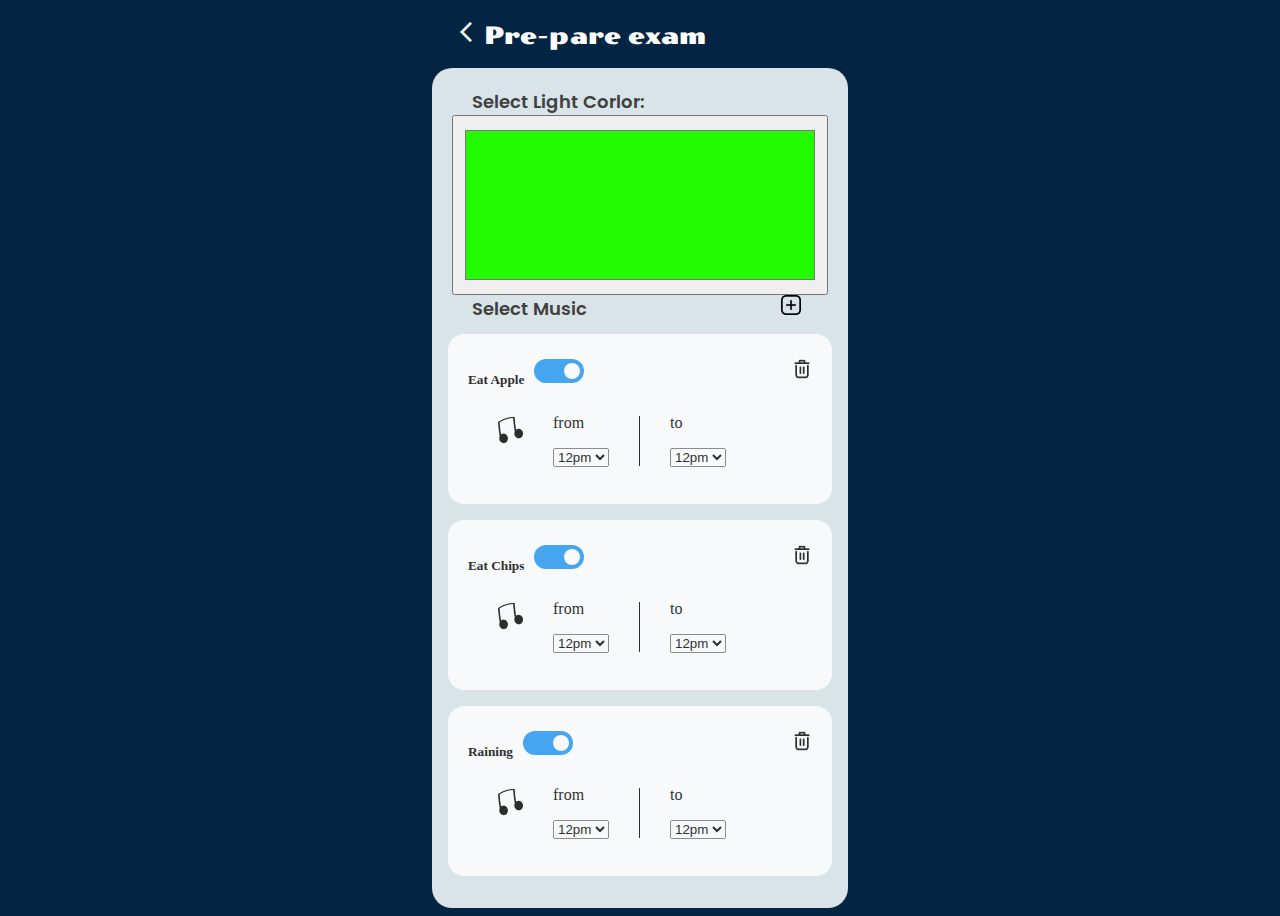
<file: preset.html>
<!DOCTYPE html>
<html>
    <meta charset="UTF-8">
    <meta name="viewport" content="width=device-width, initial-scale=1">
    <link rel="stylesheet" href="/team/css/style.css">
    <link rel="stylesheet" href="https://www.w3schools.com/w3css/3/w3.css">
    <link rel="stylesheet" href="https://fonts.googleapis.com/css2?family=Material+Symbols+Outlined:opsz,wght,FILL,GRAD@20..48,100..700,0..1,-50..200" />
    <link rel="preconnect" href="https://fonts.googleapis.com">
    <link rel="preconnect" href="https://fonts.gstatic.com" crossorigin>
    <link href="https://fonts.googleapis.com/css2?family=Poller+One&display=swap" rel="stylesheet">
    <link href="https://fonts.googleapis.com/css2?family=Roboto&display=swap" rel="stylesheet">
    <link href="https://fonts.googleapis.com/css2?family=Patua+One&display=swap" rel="stylesheet">
    <link rel="stylesheet" href="https://fonts.googleapis.com/css2?family=Material+Symbols+Outlined:opsz,wght,FILL,GRAD@24,400,0,0" />
    <link href="https://fonts.googleapis.com/css2?family=Patua+One&family=Poppins&display=swap" rel="stylesheet">

    <head>
        <title>Pre-set</title>
    </head>


    <body>
        <div class="top-title">
            <h2 class="top-titletext"><a href="/index.html"><span class="material-symbols-outlined">arrow_back_ios</span></a>Pre-pare exam</h2>
        </div>
       
        <div class="main-content">
            <div class="color-box">
                <label for="input">Select Light Corlor:</label>
                <input type="color" id="input" name="color" value="#23FC00">
                <label for="input">Select Music</label>
                <img id="addBtn" src="/team/images/more.png" alt="Icon">
            </div>

            <div class="music-box">
                <div class="ttt">
                    <h5>Eat Apple</h5>
                    <label class="switch">
                        <input type="checkbox" checked>
                        <span class="slider round"></span>
                    </label>
                    <img class="icon-images-delete" src="/team/images/delete.png" alt="Icon">  
                </div> 
                <ul class="row">
                    <li class="column">
                        <img class="music-note" src="/team/images/musical note.png" alt="icon">
                    </li>
                    <li class="column">
                        <p>from</p>
                        <select name="time" id="time">
                            <option value="volvo">12pm</option>
                            <option value="volvo">1pm</option>
                            <option value="saab">2pm</option>
                            <option value="opel">3pm</option>
                            <option value="volvo">4pm</option>
                            <option value="saab">5pm</option>
                            <option value="opel">6pm</option>
                            <option value="volvo">7pm</option>
                            <option value="saab">8pm</option>
                            <option value="opel">9pm</option>
                            <option value="volvo">10pm</option>
                            <option value="saab">11pm</option>
                            <option value="opel">12am</option>
                        </select>
                        <li>
                            <div class="vertical-line"></div>
                        </li>
                        <li class="column">
                            <p>to</p>
                            <select name="time" id="time">
                                <option value="volvo">12pm</option>
                                <option value="volvo">1pm</option>
                                <option value="saab">2pm</option>
                                <option value="opel">3pm</option>
                                <option value="volvo">4pm</option>
                                <option value="saab">5pm</option>
                                <option value="opel">6pm</option>
                                <option value="volvo">7pm</option>
                                <option value="saab">8pm</option>
                                <option value="opel">9pm</option>
                                <option value="volvo">10pm</option>
                                <option value="saab">11pm</option>
                                <option value="opel">12am</option>
                            </select>
                        </li>
                </ul>
            </div>

            <div class="music-box">
                <div class="ttt">
                    <h5>Eat Chips</h5>
                    <label class="switch">
                        <input type="checkbox" checked>
                        <span class="slider round"></span>
                    </label>
                    <img class="icon-images-delete" src="/team/images/delete.png" alt="Icon">  
                </div> 
                <ul class="row">
                    <li class="column">
                        <img class="music-note" src="/team/images/musical note.png" alt="icon">
                    </li>
                    <li class="column">
                        <p>from</p>
                        <select name="time" id="time">
                            <option value="volvo">12pm</option>
                            <option value="volvo">1pm</option>
                            <option value="saab">2pm</option>
                            <option value="opel">3pm</option>
                            <option value="volvo">4pm</option>
                            <option value="saab">5pm</option>
                            <option value="opel">6pm</option>
                            <option value="volvo">7pm</option>
                            <option value="saab">8pm</option>
                            <option value="opel">9pm</option>
                            <option value="volvo">10pm</option>
                            <option value="saab">11pm</option>
                            <option value="opel">12am</option>
                        </select>
                        <li>
                            <div class="vertical-line"></div>
                        </li>
                        <li class="column">
                            <p>to</p>
                            <select name="time" id="time">
                                <option value="volvo">12pm</option>
                                <option value="volvo">1pm</option>
                                <option value="saab">2pm</option>
                                <option value="opel">3pm</option>
                                <option value="volvo">4pm</option>
                                <option value="saab">5pm</option>
                                <option value="opel">6pm</option>
                                <option value="volvo">7pm</option>
                                <option value="saab">8pm</option>
                                <option value="opel">9pm</option>
                                <option value="volvo">10pm</option>
                                <option value="saab">11pm</option>
                                <option value="opel">12am</option>
                            </select>
                        </li>
                </ul>
            </div>
         
            <div class="music-box">
                <div class="ttt">
                    <h5>Raining</h5>
                    <label class="switch">
                        <input type="checkbox" checked>
                        <span class="slider round"></span>
                    </label>
                    <img class="icon-images-delete" src="/team/images/delete.png" alt="Icon">  
                </div>
                <ul class="row">
                    <li class="column">
                        <img class="music-note" src="/team/images/musical note.png" alt="icon">
                    </li>
                    <li class="column">
                        <p>from</p>
                        <select name="time" id="time">
                            <option value="volvo">12pm</option>
                            <option value="volvo">1pm</option>
                            <option value="saab">2pm</option>
                            <option value="opel">3pm</option>
                            <option value="volvo">4pm</option>
                            <option value="saab">5pm</option>
                            <option value="opel">6pm</option>
                            <option value="volvo">7pm</option>
                            <option value="saab">8pm</option>
                            <option value="opel">9pm</option>
                            <option value="volvo">10pm</option>
                            <option value="saab">11pm</option>
                            <option value="opel">12am</option>
                        </select>
                    </li>
                    <li>
                        <div class="vertical-line"></div>
                    </li>
                    <li class="column">
                        <p>to</p>
                        <select name="time" id="time">
                            <option value="volvo">12pm</option>
                            <option value="volvo">1pm</option>
                            <option value="saab">2pm</option>
                            <option value="opel">3pm</option>
                            <option value="volvo">4pm</option>
                            <option value="saab">5pm</option>
                            <option value="opel">6pm</option>
                            <option value="volvo">7pm</option>
                            <option value="saab">8pm</option>
                            <option value="opel">9pm</option>
                            <option value="volvo">10pm</option>
                            <option value="saab">11pm</option>
                            <option value="opel">12am</option>
                    </li>
                </ul>
            </div>
        </div>
       
        <script src="/team/js/main.js"></script>
    </body>
</html>
</file>
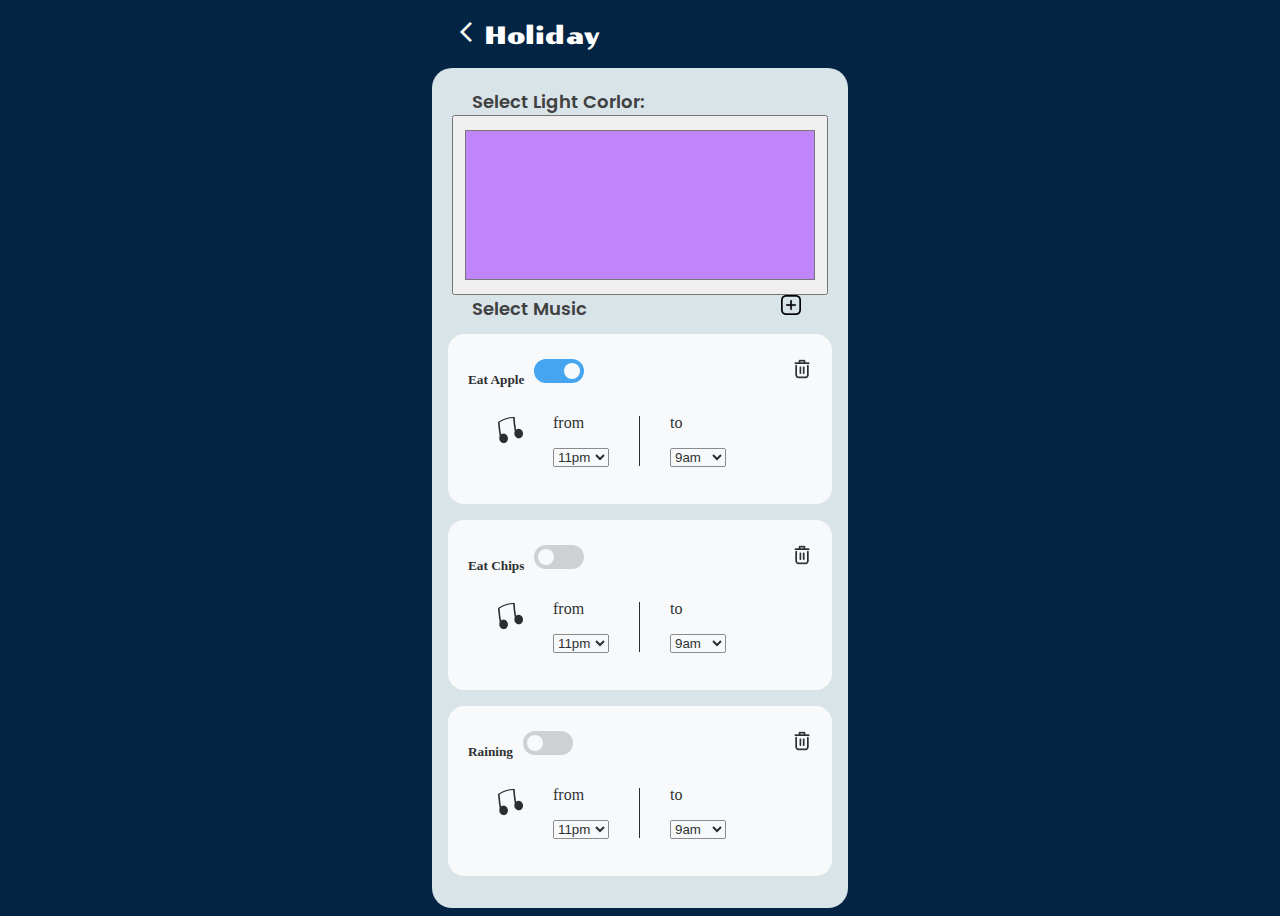
<file: preset2.html>
<!DOCTYPE html>
<html>
    <meta charset="UTF-8">
    <meta name="viewport" content="width=device-width, initial-scale=1">
    <link rel="stylesheet" href="/team/css/style.css">
    <link rel="stylesheet" href="https://www.w3schools.com/w3css/3/w3.css">
    <link rel="stylesheet" href="https://fonts.googleapis.com/css2?family=Material+Symbols+Outlined:opsz,wght,FILL,GRAD@20..48,100..700,0..1,-50..200" />
    <link rel="preconnect" href="https://fonts.googleapis.com">
    <link rel="preconnect" href="https://fonts.gstatic.com" crossorigin>
    <link href="https://fonts.googleapis.com/css2?family=Poller+One&display=swap" rel="stylesheet">
    <link href="https://fonts.googleapis.com/css2?family=Roboto&display=swap" rel="stylesheet">
    <link href="https://fonts.googleapis.com/css2?family=Patua+One&display=swap" rel="stylesheet">
    <link rel="stylesheet" href="https://fonts.googleapis.com/css2?family=Material+Symbols+Outlined:opsz,wght,FILL,GRAD@24,400,0,0" />
    <link href="https://fonts.googleapis.com/css2?family=Patua+One&family=Poppins&display=swap" rel="stylesheet">

    <head>
        <title>Pre-set</title>
    </head>


    <body>
        <div class="top-title">
            <h2 class="top-titletext"><a href="/index.html"><span class="material-symbols-outlined">arrow_back_ios</span></a>Holiday</h2>
        </div>
       
        <div class="main-content">
            <div class="color-box">
                <label for="input">Select Light Corlor:</label>
                <input type="color" id="input" name="color" value="#C085FB">
                <label for="input">Select Music</label>
                <img id="addBtn" src="/team/images/more.png" alt="Icon">
            </div>

            <div class="music-box">
                <div class="ttt">
                    <h5>Eat Apple</h5>
                    <label class="switch">
                        <input type="checkbox" checked>
                        <span class="slider round"></span>
                    </label>
                    <img class="icon-images-delete" src="/team/images/delete.png" alt="Icon">  
                </div> 
                <ul class="row">
                    <li class="column">
                        <img class="music-note" src="/team/images/musical note.png" alt="icon">
                    </li>
                    <li class="column">
                        <p>from</p>
                        <select name="time" id="time">
                            <option value="volvo">1pm</option>
                            <option value="saab">2pm</option>
                            <option value="opel">3pm</option>
                            <option value="volvo">4pm</option>
                            <option value="saab">5pm</option>
                            <option value="opel">6pm</option>
                            <option value="volvo">7pm</option>
                            <option value="saab">8pm</option>
                            <option value="opel">9pm</option>
                            <option value="volvo">10pm</option>
                            <option value="saab" selected>11pm</option>
                            <option value="saab">12am</option>
                            <option value="opel">1am</option>
                            <option value="opel">2am</option>
                            <option value="opel">3am</option>
                        </select>
                        <li>
                            <div class="vertical-line"></div>
                        </li>
                        <li class="column">
                            <p>to</p>
                            <select name="time" id="time">
                                <option value="volvo">12am</option>
                                <option value="volvo">1am</option>
                                <option value="saab">2am</option>
                                <option value="opel">3am</option>
                                <option value="volvo">4am</option>
                                <option value="saab">5am</option>
                                <option value="opel">6am</option>
                                <option value="volvo">7am</option>
                                <option value="saab">8am</option>
                                <option value="opel" selected>9am</option>
                                <option value="volvo">10am</option>
                                <option value="saab">11am</option>
                            </select>
                        </li>
                </ul>
            </div>

            <div class="music-box">
                <div class="ttt">
                    <h5>Eat Chips</h5>
                    <label class="switch">
                        <input type="checkbox">
                        <span class="slider round"></span>
                    </label>
                    <img class="icon-images-delete" src="/team/images/delete.png" alt="Icon">  
                </div> 
                <ul class="row">
                    <li class="column">
                        <img class="music-note" src="/team/images/musical note.png" alt="icon">
                    </li>
                    <li class="column">
                        <p>from</p>
                        <select name="time" id="time">
                            <option value="volvo">1pm</option>
                            <option value="saab">2pm</option>
                            <option value="opel">3pm</option>
                            <option value="volvo">4pm</option>
                            <option value="saab">5pm</option>
                            <option value="opel">6pm</option>
                            <option value="volvo">7pm</option>
                            <option value="saab">8pm</option>
                            <option value="opel">9pm</option>
                            <option value="volvo">10pm</option>
                            <option value="saab" selected>11pm</option>
                            <option value="saab">12am</option>
                            <option value="opel">1am</option>
                            <option value="opel">2am</option>
                            <option value="opel">3am</option>
                        </select>
                        <li>
                            <div class="vertical-line"></div>
                        </li>
                        <li class="column">
                            <p>to</p>
                            <select name="time" id="time">
                                <option value="volvo">12am</option>
                                <option value="volvo">1am</option>
                                <option value="saab">2am</option>
                                <option value="opel">3am</option>
                                <option value="volvo">4am</option>
                                <option value="saab">5am</option>
                                <option value="opel">6am</option>
                                <option value="volvo">7am</option>
                                <option value="saab">8am</option>
                                <option value="opel" selected>9am</option>
                                <option value="volvo">10am</option>
                                <option value="saab">11am</option>
                            </select>
                        </li>
                </ul>
            </div>
         
            <div class="music-box">
                <div class="ttt">
                    <h5>Raining</h5>
                    <label class="switch">
                        <input type="checkbox">
                        <span class="slider round"></span>
                    </label>
                    <img class="icon-images-delete" src="/team/images/delete.png" alt="Icon">  
                </div>
                <ul class="row">
                    <li class="column">
                        <img class="music-note" src="/team/images/musical note.png" alt="icon">
                    </li>
                    <li class="column">
                        <p>from</p>
                        <select name="time" id="time">
                            <option value="volvo">1pm</option>
                            <option value="saab">2pm</option>
                            <option value="opel">3pm</option>
                            <option value="volvo">4pm</option>
                            <option value="saab">5pm</option>
                            <option value="opel">6pm</option>
                            <option value="volvo">7pm</option>
                            <option value="saab">8pm</option>
                            <option value="opel">9pm</option>
                            <option value="volvo">10pm</option>
                            <option value="saab" selected>11pm</option>
                            <option value="saab">12am</option>
                            <option value="opel">1am</option>
                            <option value="opel">2am</option>
                            <option value="opel">3am</option>
                        </select>
                    </li>
                    <li>
                        <div class="vertical-line"></div>
                    </li>
                    <li class="column">
                        <p>to</p>
                        <select name="time" id="time">
                                <option value="volvo">12am</option>
                                <option value="volvo">1am</option>
                                <option value="saab">2am</option>
                                <option value="opel">3am</option>
                                <option value="volvo">4am</option>
                                <option value="saab">5am</option>
                                <option value="opel">6am</option>
                                <option value="volvo">7am</option>
                                <option value="saab">8am</option>
                                <option value="opel" selected>9am</option>
                                <option value="volvo">10am</option>
                                <option value="saab">11am</option>
                        </select>
                    </li>
                </ul>
            </div>
        </div>
       
        <script src="/team/js/main.js"></script>
    </body>
</html>
</file>
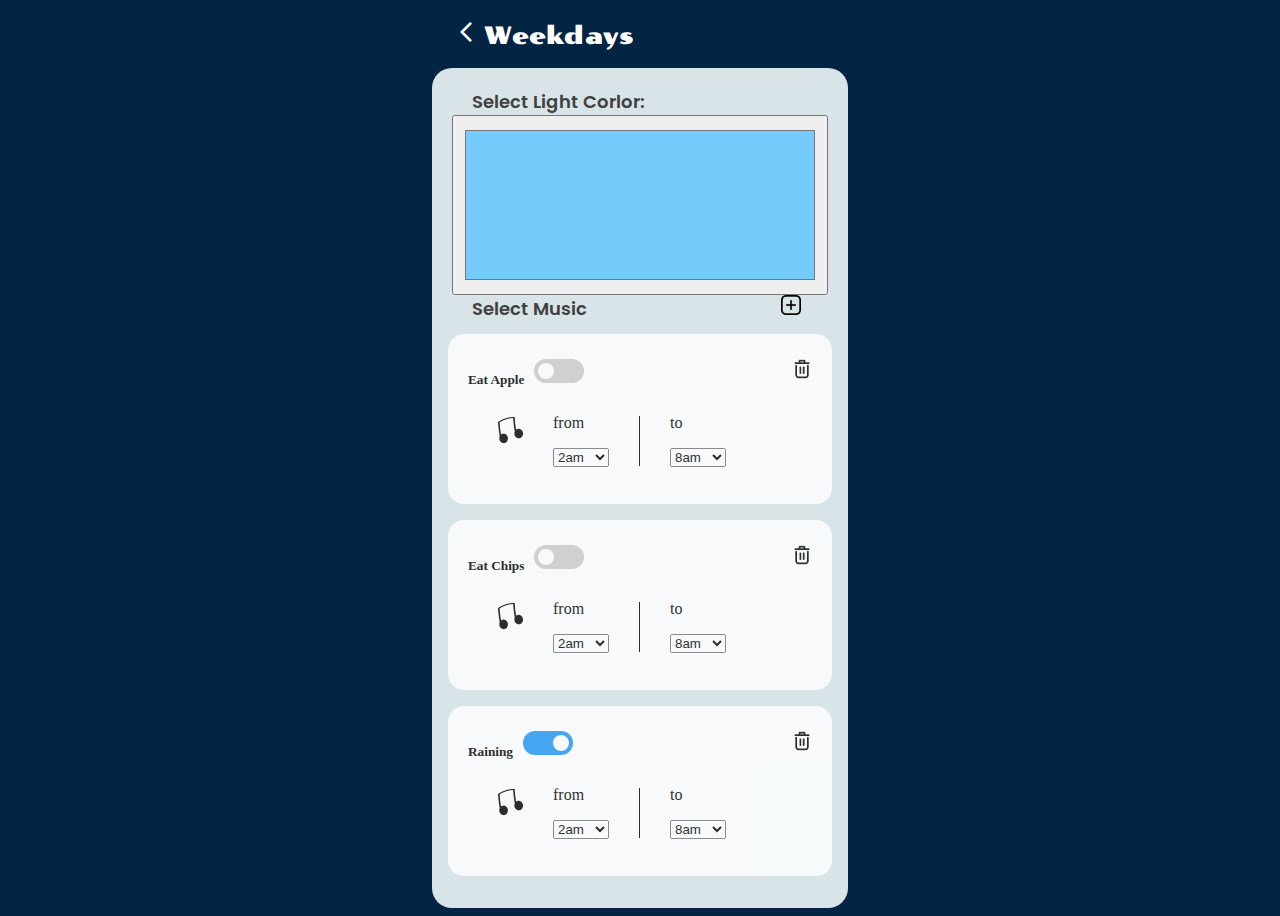
<file: preset3.html>
<!DOCTYPE html>
<html>
    <meta charset="UTF-8">
    <meta name="viewport" content="width=device-width, initial-scale=1">
    <link rel="stylesheet" href="/team/css/style.css">
    <link rel="stylesheet" href="https://www.w3schools.com/w3css/3/w3.css">
    <link rel="stylesheet" href="https://fonts.googleapis.com/css2?family=Material+Symbols+Outlined:opsz,wght,FILL,GRAD@20..48,100..700,0..1,-50..200" />
    <link rel="preconnect" href="https://fonts.googleapis.com">
    <link rel="preconnect" href="https://fonts.gstatic.com" crossorigin>
    <link href="https://fonts.googleapis.com/css2?family=Poller+One&display=swap" rel="stylesheet">
    <link href="https://fonts.googleapis.com/css2?family=Roboto&display=swap" rel="stylesheet">
    <link href="https://fonts.googleapis.com/css2?family=Patua+One&display=swap" rel="stylesheet">
    <link rel="stylesheet" href="https://fonts.googleapis.com/css2?family=Material+Symbols+Outlined:opsz,wght,FILL,GRAD@24,400,0,0" />
    <link href="https://fonts.googleapis.com/css2?family=Patua+One&family=Poppins&display=swap" rel="stylesheet">

    <head>
        <title>Pre-set</title>
    </head>


    <body>
        <div class="top-title">
            <h2 class="top-titletext"><a href="/index.html"><span class="material-symbols-outlined">arrow_back_ios</span></a>Weekdays</h2>
        </div>
       
        <div class="main-content">
            <div class="color-box">
                <label for="input">Select Light Corlor:</label>
                <input type="color" id="input" name="color" value="#75CBFB">
                <label for="input">Select Music</label>
                <img id="addBtn" src="/team/images/more.png" alt="Icon">
            </div>

            <div class="music-box">
                <div class="ttt">
                    <h5>Eat Apple</h5>
                    <label class="switch">
                        <input type="checkbox">
                        <span class="slider round"></span>
                    </label>
                    <img class="icon-images-delete" src="/team/images/delete.png" alt="Icon">  
                </div> 
                <ul class="row">
                    <li class="column">
                        <img class="music-note" src="/team/images/musical note.png" alt="icon">
                    </li>
                    <li class="column">
                        <p>from</p>
                        <select name="time" id="time">
                            <option value="volvo">1pm</option>
                            <option value="saab">2pm</option>
                            <option value="opel">3pm</option>
                            <option value="volvo">4pm</option>
                            <option value="saab">5pm</option>
                            <option value="opel">6pm</option>
                            <option value="volvo">7pm</option>
                            <option value="saab">8pm</option>
                            <option value="opel">9pm</option>
                            <option value="volvo">10pm</option>
                            <option value="saab">11pm</option>
                            <option value="saab">12am</option>
                            <option value="opel">1am</option>
                            <option value="opel" selected>2am</option>
                            <option value="opel">3am</option>
                        </select>
                        <li>
                            <div class="vertical-line"></div>
                        </li>
                        <li class="column">
                            <p>to</p>
                            <select name="time" id="time">
                                <option value="volvo">12am</option>
                                <option value="volvo">1am</option>
                                <option value="saab">2am</option>
                                <option value="opel">3am</option>
                                <option value="volvo">4am</option>
                                <option value="saab">5am</option>
                                <option value="opel">6am</option>
                                <option value="volvo">7am</option>
                                <option value="saab" selected>8am</option>
                                <option value="opel">9am</option>
                                <option value="volvo">10am</option>
                                <option value="saab">11am</option>
                            </select>
                        </li>
                </ul>
            </div>

            <div class="music-box">
                <div class="ttt">
                    <h5>Eat Chips</h5>
                    <label class="switch">
                        <input type="checkbox">
                        <span class="slider round"></span>
                    </label>
                    <img class="icon-images-delete" src="/team/images/delete.png" alt="Icon">  
                </div> 
                <ul class="row">
                    <li class="column">
                        <img class="music-note" src="/team/images/musical note.png" alt="icon">
                    </li>
                    <li class="column">
                        <p>from</p>
                        <select name="time" id="time">
                            <option value="volvo">1pm</option>
                            <option value="saab">2pm</option>
                            <option value="opel">3pm</option>
                            <option value="volvo">4pm</option>
                            <option value="saab">5pm</option>
                            <option value="opel">6pm</option>
                            <option value="volvo">7pm</option>
                            <option value="saab">8pm</option>
                            <option value="opel">9pm</option>
                            <option value="volvo">10pm</option>
                            <option value="saab">11pm</option>
                            <option value="saab">12am</option>
                            <option value="opel">1am</option>
                            <option value="opel" selected>2am</option>
                            <option value="opel">3am</option>
                        </select>
                        <li>
                            <div class="vertical-line"></div>
                        </li>
                        <li class="column">
                            <p>to</p>
                            <select name="time" id="time">
                                <option value="volvo">12am</option>
                                <option value="volvo">1am</option>
                                <option value="saab">2am</option>
                                <option value="opel">3am</option>
                                <option value="volvo">4am</option>
                                <option value="saab">5am</option>
                                <option value="opel">6am</option>
                                <option value="volvo">7am</option>
                                <option value="saab" selected>8am</option>
                                <option value="opel">9am</option>
                                <option value="volvo">10am</option>
                                <option value="saab">11am</option>
                            </select>
                        </li>
                </ul>
            </div>
         
            <div class="music-box">
                <div class="ttt">
                    <h5>Raining</h5>
                    <label class="switch">
                        <input type="checkbox" checked>
                        <span class="slider round"></span>
                    </label>
                    <img class="icon-images-delete" src="/team/images/delete.png" alt="Icon">  
                </div>
                <ul class="row">
                    <li class="column">
                        <img class="music-note" src="/team/images/musical note.png" alt="icon">
                    </li>
                    <li class="column">
                        <p>from</p>
                        <select name="time" id="time">
                            <option value="volvo">1pm</option>
                            <option value="saab">2pm</option>
                            <option value="opel">3pm</option>
                            <option value="volvo">4pm</option>
                            <option value="saab">5pm</option>
                            <option value="opel">6pm</option>
                            <option value="volvo">7pm</option>
                            <option value="saab">8pm</option>
                            <option value="opel">9pm</option>
                            <option value="volvo">10pm</option>
                            <option value="saab">11pm</option>
                            <option value="saab">12am</option>
                            <option value="opel">1am</option>
                            <option value="opel" selected>2am</option>
                            <option value="opel">3am</option>
                        </select>
                    </li>
                    <li>
                        <div class="vertical-line"></div>
                    </li>
                    <li class="column">
                        <p>to</p>
                        <select name="time" id="time">
                            <option value="volvo">12am</option>
                            <option value="volvo">1am</option>
                            <option value="saab">2am</option>
                            <option value="opel">3am</option>
                            <option value="volvo">4am</option>
                            <option value="saab">5am</option>
                            <option value="opel">6am</option>
                            <option value="volvo">7am</option>
                            <option value="saab" selected>8am</option>
                            <option value="opel">9am</option>
                            <option value="volvo">10am</option>
                            <option value="saab">11am</option>
                        </select>
                    </li>
                </ul>
            </div>
        </div>
       
        <script src="/team/js/main.js"></script>
    </body>
</html>
</file>
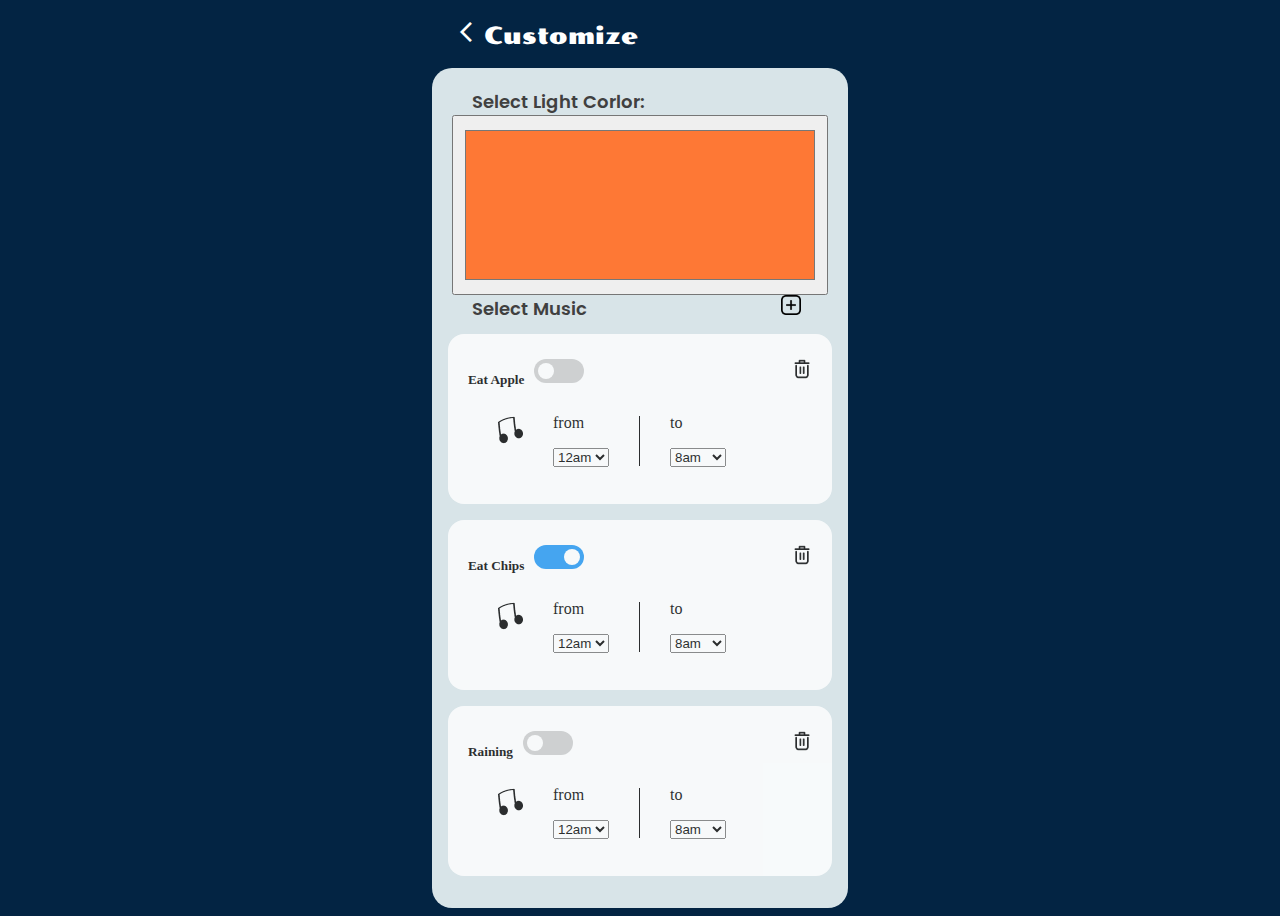
<file: preset4.html>
<!DOCTYPE html>
<html>
    <meta charset="UTF-8">
    <meta name="viewport" content="width=device-width, initial-scale=1">
    <link rel="stylesheet" href="/team/css/style.css">
    <link rel="stylesheet" href="https://www.w3schools.com/w3css/3/w3.css">
    <link rel="stylesheet" href="https://fonts.googleapis.com/css2?family=Material+Symbols+Outlined:opsz,wght,FILL,GRAD@20..48,100..700,0..1,-50..200" />
    <link rel="preconnect" href="https://fonts.googleapis.com">
    <link rel="preconnect" href="https://fonts.gstatic.com" crossorigin>
    <link href="https://fonts.googleapis.com/css2?family=Poller+One&display=swap" rel="stylesheet">
    <link href="https://fonts.googleapis.com/css2?family=Roboto&display=swap" rel="stylesheet">
    <link href="https://fonts.googleapis.com/css2?family=Patua+One&display=swap" rel="stylesheet">
    <link rel="stylesheet" href="https://fonts.googleapis.com/css2?family=Material+Symbols+Outlined:opsz,wght,FILL,GRAD@24,400,0,0" />
    <link href="https://fonts.googleapis.com/css2?family=Patua+One&family=Poppins&display=swap" rel="stylesheet">

    <head>
        <title>Pre-set</title>
    </head>


    <body>
        <div class="top-title">
            <h2 class="top-titletext"><a href="/index.html"><span class="material-symbols-outlined">arrow_back_ios</span></a>Customize</h2>
        </div>
       
        <div class="main-content">
            <div class="color-box">
                <label for="input">Select Light Corlor:</label>
                <input type="color" id="input" name="color" value="#FE7835">
                <label for="input">Select Music</label>
                <img id="addBtn" src="/team/images/more.png" alt="Icon">
            </div>

            <div class="music-box">
                <div class="ttt">
                    <h5>Eat Apple</h5>
                    <label class="switch">
                        <input type="checkbox" >
                        <span class="slider round"></span>
                    </label>
                    <img class="icon-images-delete" src="/team/images/delete.png" alt="Icon">  
                </div> 
                <ul class="row">
                    <li class="column">
                        <img class="music-note" src="/team/images/musical note.png" alt="icon">
                    </li>
                    <li class="column">
                        <p>from</p>
                        <select name="time" id="time">
                            <option value="volvo">1pm</option>
                            <option value="saab">2pm</option>
                            <option value="opel">3pm</option>
                            <option value="volvo">4pm</option>
                            <option value="saab">5pm</option>
                            <option value="opel">6pm</option>
                            <option value="volvo">7pm</option>
                            <option value="saab">8pm</option>
                            <option value="opel">9pm</option>
                            <option value="volvo">10pm</option>
                            <option value="saab">11pm</option>
                            <option value="saab" selected>12am</option>
                            <option value="opel">1am</option>
                            <option value="opel">2am</option>
                            <option value="opel">3am</option>
                        </select>
                        <li>
                            <div class="vertical-line"></div>
                        </li>
                        <li class="column">
                            <p>to</p>
                            <select name="time" id="time">
                                <option value="volvo">12am</option>
                                <option value="volvo">1am</option>
                                <option value="saab">2am</option>
                                <option value="opel">3am</option>
                                <option value="volvo">4am</option>
                                <option value="saab">5am</option>
                                <option value="opel">6am</option>
                                <option value="volvo">7am</option>
                                <option value="saab" selected>8am</option>
                                <option value="opel">9am</option>
                                <option value="volvo">10am</option>
                                <option value="saab">11am</option>
                            </select>
                        </li>
                </ul>
            </div>

            <div class="music-box">
                <div class="ttt">
                    <h5>Eat Chips</h5>
                    <label class="switch">
                        <input type="checkbox" checked>
                        <span class="slider round"></span>
                    </label>
                    <img class="icon-images-delete" src="/team/images/delete.png" alt="Icon">  
                </div> 
                <ul class="row">
                    <li class="column">
                        <img class="music-note" src="/team/images/musical note.png" alt="icon">
                    </li>
                    <li class="column">
                        <p>from</p>
                        <select name="time" id="time">
                            <option value="volvo">1pm</option>
                            <option value="saab">2pm</option>
                            <option value="opel">3pm</option>
                            <option value="volvo">4pm</option>
                            <option value="saab">5pm</option>
                            <option value="opel">6pm</option>
                            <option value="volvo">7pm</option>
                            <option value="saab">8pm</option>
                            <option value="opel">9pm</option>
                            <option value="volvo">10pm</option>
                            <option value="saab">11pm</option>
                            <option value="saab" selected>12am</option>
                            <option value="opel">1am</option>
                            <option value="opel">2am</option>
                            <option value="opel">3am</option>
                        </select>
                        <li>
                            <div class="vertical-line"></div>
                        </li>
                        <li class="column">
                            <p>to</p>
                            <select name="time" id="time">
                            <option value="volvo">12am</option>
                            <option value="volvo">1am</option>
                            <option value="saab">2am</option>
                            <option value="opel">3am</option>
                            <option value="volvo">4am</option>
                            <option value="saab">5am</option>
                            <option value="opel">6am</option>
                            <option value="volvo">7am</option>
                            <option value="saab" selected>8am</option>
                            <option value="opel">9am</option>
                            <option value="volvo">10am</option>
                            <option value="saab">11am</option>
                            </select>
                        </li>
                </ul>
            </div>
         
            <div class="music-box">
                <div class="ttt">
                    <h5>Raining</h5>
                    <label class="switch">
                        <input type="checkbox">
                        <span class="slider round"></span>
                    </label>
                    <img class="icon-images-delete" src="/team/images/delete.png" alt="Icon">  
                </div>
                <ul class="row">
                    <li class="column">
                        <img class="music-note" src="/team/images/musical note.png" alt="icon">
                    </li>
                    <li class="column">
                        <p>from</p>
                        <select name="time" id="time">
                            <option value="volvo">1pm</option>
                            <option value="saab">2pm</option>
                            <option value="opel">3pm</option>
                            <option value="volvo">4pm</option>
                            <option value="saab">5pm</option>
                            <option value="opel">6pm</option>
                            <option value="volvo">7pm</option>
                            <option value="saab">8pm</option>
                            <option value="opel">9pm</option>
                            <option value="volvo">10pm</option>
                            <option value="saab">11pm</option>
                            <option value="saab" selected>12am</option>
                            <option value="opel">1am</option>
                            <option value="opel">2am</option>
                            <option value="opel">3am</option>
                        </select>
                    </li>
                    <li>
                        <div class="vertical-line"></div>
                    </li>
                    <li class="column">
                        <p>to</p>
                        <select name="time" id="time">
                            <option value="volvo">12am</option>
                            <option value="volvo">1am</option>
                            <option value="saab">2am</option>
                            <option value="opel">3am</option>
                            <option value="volvo">4am</option>
                            <option value="saab">5am</option>
                            <option value="opel">6am</option>
                            <option value="volvo">7am</option>
                            <option value="saab" selected>8am</option>
                            <option value="opel">9am</option>
                            <option value="volvo">10am</option>
                            <option value="saab">11am</option>
                        </select>
                    </li>
                </ul>
            </div>
        </div>
       
        <script src="/team/js/main.js"></script>
    </body>
</html>
</file>
<file: team/css/style.css>
body {
    background-color: #032443;
    align-items: center;
  }
  .usage {
    align-items: flex-start;
    background-color: #032443;
    display: flex;
    flex-direction: column;
    gap: 12px;
    height: 932px;
    overflow: hidden;
    width: 430px;
    align-items: center;
  }
.login-container {
    padding: 40px;
    border-radius: 10px;
    text-align: left;
    box-shadow: 0px 4px 6px rgba(0, 0, 0, 0.1);
    margin-top: 60px;
    margin-bottom: 0;
}
.login-container p {
  color: #FFF;
}
.login-btn {
  background-color: #4285f4;
  width: 354px;
  height: 54px;
  color: white;
  border: none;
  border-radius: 4px;
  padding: 10px 20px;
  margin: 10px;
  cursor: pointer;
  font-size: 16px;
  transition: background-color 0.3s ease;
}

#facebook-btn {
  background-color: #1877F2;

}

#google-btn {
  background-color: #db4437;
}

#apple-btn {
  background-color: #000;
}

.login-btn:hover {
  opacity: 0.9;
}

/* Welcome page */
p.logo{
    color: #D8E4E8;
    padding: 20px 20px;
}
h2.main-title{
    color: #D8E4E8;
    font-family: 'Poller One', cursive;
    font-size: 28px;
    font-style: normal;
    font-weight: 400;
    line-height: 100%; /* 28px */
    letter-spacing: 0.2px;
    padding-left: 20px;
    padding-top: 20px;
}
h4.main-brief {
    color: var(--netral-white, #FFF);
    font-family: 'Patua One', cursive;
    font-size: 14px;
    font-style: normal;
    font-weight: 400;
    line-height: 130%; /* 18.2px */
    letter-spacing: 0.2px;
    padding: 20px;
}
img.middle-images{
    width: 307px;
    height: 411px;
    flex-shrink: 0;
    margin: 30px 63px;
}
.button-button {
    width: 306px;
    height: 48px;
    background: #5595AA;
    color:white;
    font-family: 'Patua One', cursive;
    text-align: center;
    border: none;
    display: inline-block;
    font-size: 16px;
    margin: 30px 63px;
    transition-duration: 0.4s;
  }
  
  .button-button:hover {
    background-color: #4CAF50;
    color: white;
  }

/*PRESET PAGE*/
  .material-symbols-outlined {
    font-variation-settings:
    'FILL' 0,
    'wght' 400,
    'GRAD' 0,
    'opsz' 24;
    color: #FFF;
  }

  .top-title{
    max-width: 400px;
    margin: auto;
  }

  .top-titletext{
    width: 300px;
    color: var(--netral-white, #FFF);
    font-family: Poller One;
    font-size: 24px;
    font-style: normal;
    font-weight: 400;
    line-height: 100%; /* 24px */
    letter-spacing: 0.12px;
    margin: 10px 10px;
    padding: 10px 10px;
  }

  .main-content{
    margin: auto;
    display: flex;
    width: 376px;
    height: 800px;
    padding: 20px 20px;
    flex-direction: column;
    align-items: center;
    gap: 8px;
    flex-shrink: 0;
    border-radius: 20px 20px 20px 20px;
    background: #D8E4E8;
  }

label{
    color:#404040;
    font-family: 'Poppins', sans-serif;
    font-size: 18px;
    font-style: normal;
    font-weight: 600;
    text-align: left;
    margin-left: 20px;
}
input,
.color{
   width: 376px;
   height: 180px;
   padding:  10px;
   cursor: pointer;
   display: block;
}
#addBtn{
    width: 20px;
    height: 20px;
    margin-left: 190px;
}
.music-box{
    display: flex;
    width: 344px;
    height: 130px;
    padding: 20px 20px 20px 20px;
    flex-direction: column;
    justify-content: center;
    gap: 6px;
    border-radius: 16px;
    background: white;
    opacity: 0.8;
    margin: .25rem;
}
.music-box .material-symbols-outlined{
    color: #032443;
    width: 15px;
    height: 15px;
    margin-left: 10px;
}
h5{
    float: left;
}
.icon-images-delete{
    float: right;
    width: 20px;
    height: 20px;
    margin-left: 90px;
    margin-top: 10px;
}
.ttt{
    display: block;
    margin-top: 10px;
}
/* Toggle */
.switch {
  position: relative;
  display: inline-block;
  width: 50px;
  height: 24px;
  margin: 10px;
}
.switch input { 
  opacity: 0;
  width: 0;
  height: 0;
}
.slider {
  position: absolute;
  cursor: pointer;
  top: 0;
  left: 0;
  right: 0;
  bottom: 0;
  background-color: #ccc;
  -webkit-transition: .4s;
  transition: .4s;
}
.slider:before {
  position: absolute;
  content: "";
  height: 16px;
  width: 16px;
  left: 4px;
  bottom: 4px;
  background-color: white;
  -webkit-transition: .4s;
  transition: .4s;
}
input:checked + .slider {
  background-color: #2196F3;
}

input:focus + .slider {
  box-shadow: 0 0 1px #2196F3;
}

input:checked + .slider:before {
  -webkit-transform: translateX(26px);
  -ms-transform: translateX(26px);
  transform: translateX(26px);
}
.slider.round {
  border-radius: 34px;
}

.slider.round:before {
  border-radius: 50%;
}


.row{
    width: 100%;
    height: 10%;
    margin: 0%;
    padding: 0;
    align-self: center;
    margin-bottom: 70px;
}

.column {
        float: left;
        align-self: center;
        margin-left: 30px;
        margin-top: 20px;
      }
ul {
        display: flex; /*or inline-flex*/
        list-style: none;
        margin-bottom: 10px;
      }
.vertical-line {
        border-left: 1px solid black; /* You can change 'black' to the color you prefer */
        height: 50px; /* Adjust the height as needed */
        margin-left: 30px;
    }
</file>
